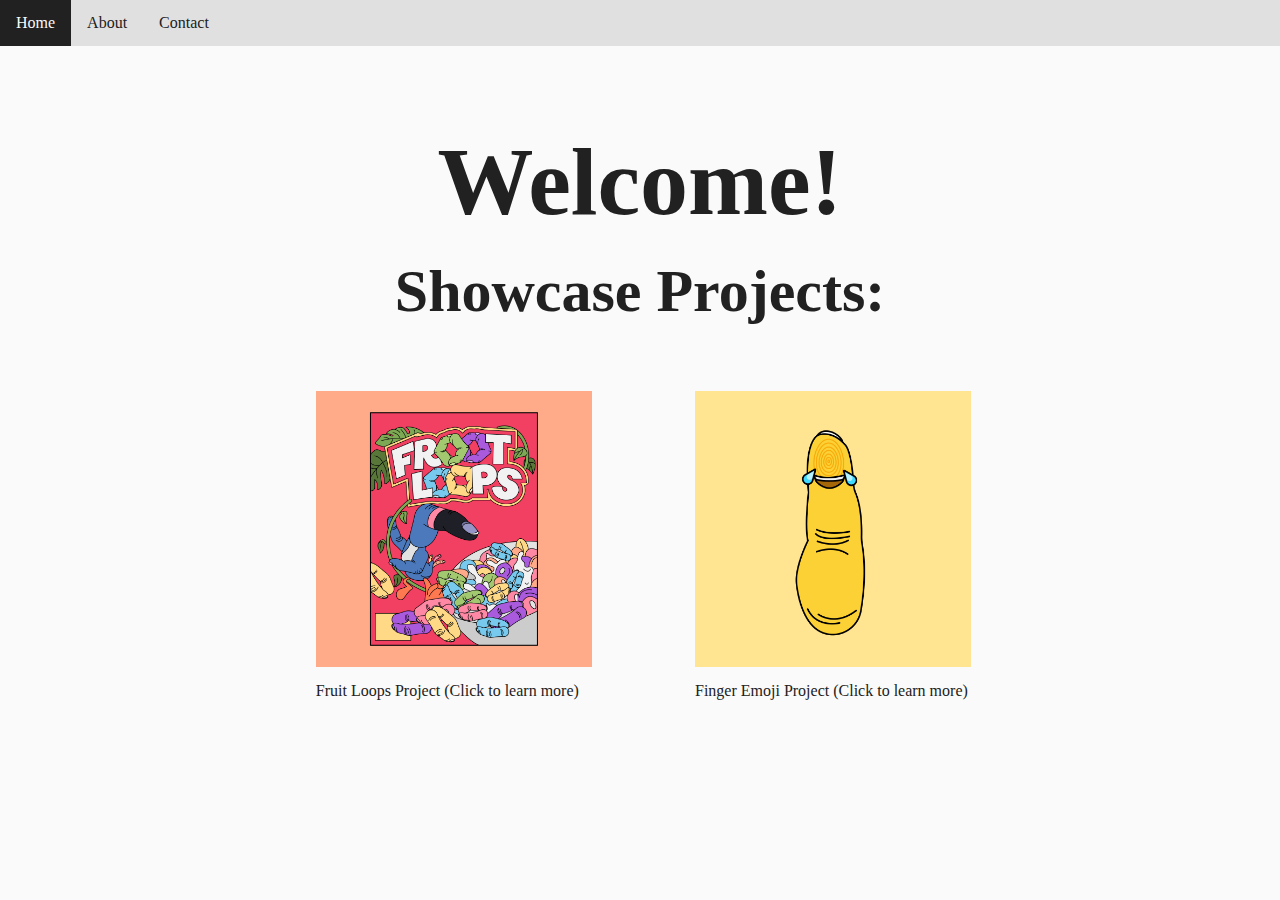
<file: index.html>
<html>
<head>
    <link rel="stylesheet" href="main.css">
    <script src="main.js"></script>
    <title>Landing Page</title>
</head>
<body>
    
    <div class="navbar" aria-label="Navigation Bar">
  <a href="index.html">Home</a>
  <a href="about.html">About</a>
  <a href="contact.html">Contact</a>
</div>
    <br><br><br>
    <center><h1>Welcome!</h1></center>
    <center><h2 id="showcase">Showcase Projects:</h2></center>
    <div id="landing_page_images">
    <div id="showcase1_div">
        <figure>
        
    <a href="showcase1.html"><img id="showcase1" alt="Fruit Loops Project" src="fruit_loops.png"></a>
            <figcaption>Fruit Loops Project (Click to learn more)</figcaption>
            </figure>
    
    </div>
        
    <div id="showcase2_div">
        <figure>
    <a href="showcase2.html"><img id="showcase2" alt="Emojis Project" src="emojis_3.png"></a>
            <figcaption>Finger Emoji Project (Click to learn more)</figcaption>
            </figure>
    </div>
    </div>
    <br><br><br>
</body>
</html>
</file>
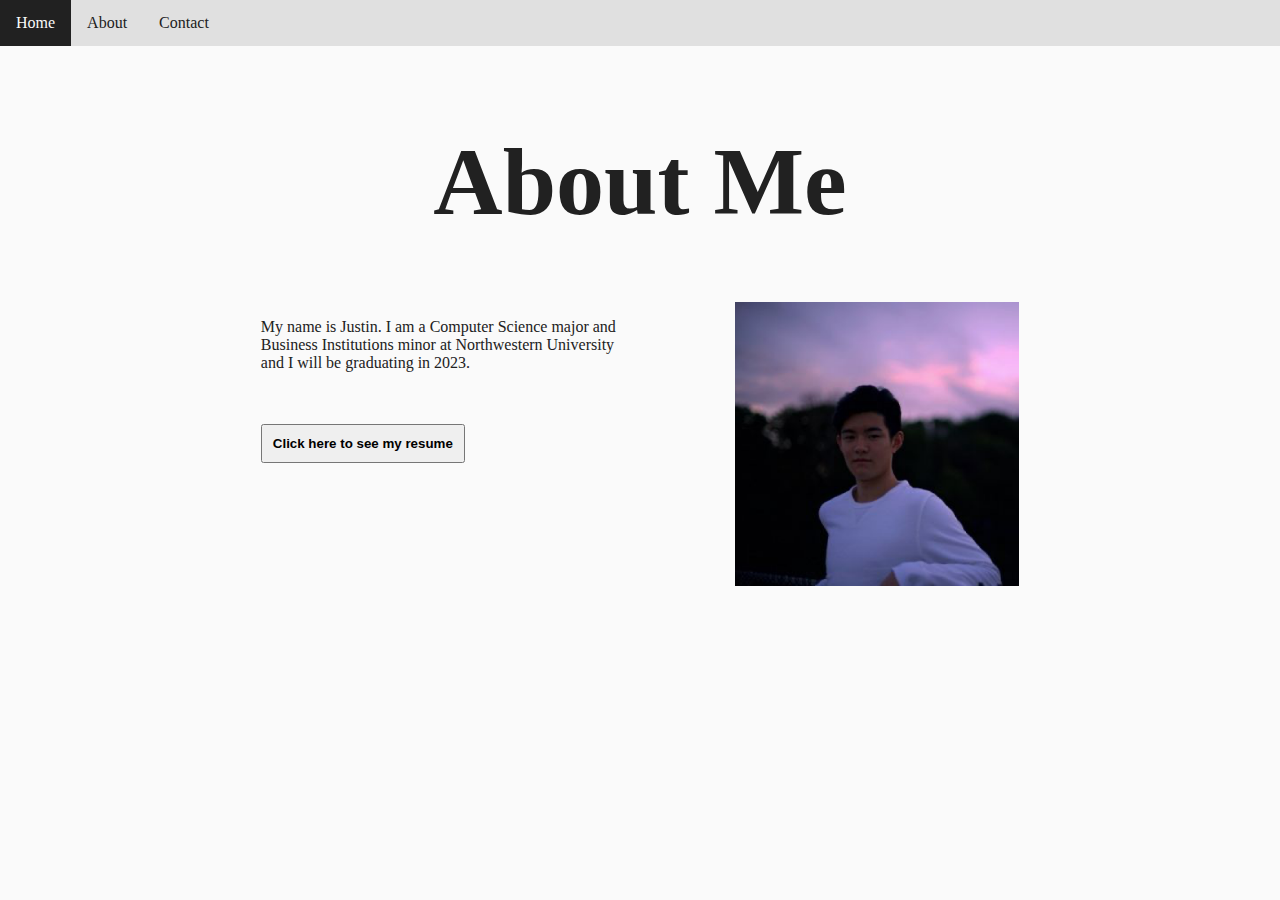
<file: about.html>
<html>
<head>
    <link rel="stylesheet" href="main.css">
    <script src="main.js"></script>
    <title>About</title>
</head>
<body>
    <div class="navbar" aria-label="Navigation Bar">
  <a href="index.html">Home</a>
  <a href="about.html">About</a>
  <a href="contact.html">Contact</a>
</div>
    <br><br><br>
    <div id="about_body">
    <center><h1>About Me</h1></center>
    <div class="row">
    <div class="column">
        <p id="about_body_text">My name is Justin. I am a Computer Science major and Business Institutions minor at Northwestern University and I will be graduating in 2023. 
    </p><br><br>
        <button id="resume" onclick="expandResume()"><b>Click here to see my resume</b></button>
    </div>
    <div class="column">
        <img id="about_image" src="bio.png" alt='A photo of me'>
    </div>
    
    
    </div>
        <br>
        <br>
        <br>
        <br>
    <div id="resume_text">
        
        <h2 id="resume_name">Justin Shi</h2>
        <h3 id="student">Student at Northwestern University</h3>
        <h3>Experience</h3>
        <b><p>Intern at McKinsey Shanghai</p></b>
        <p id="resume_time">June 2018 - August 2018</p>
        <ul>
        <li>Conducted market research on upcoming Chinese retail trends </li>
            <li>Developed programs to automate prospecting process and analyze data </li>
            <li>Researched prospects using tools such as Bloomberg machines</li>
        </ul>
        
        <b><p>Intern at HSBC Shanghai</p></b>
        <p id="resume_time">August 2019 - September 2019</p>
        <ul>
        <li>Acted as interpreter for client meetings and translated documents for presentation</li>
            <li>Conducted industry research on Chinese AV industry</li>
            <li>Researched and generated client cold call lists</li>
        </ul>
        <b><p>Social Media Influencer</p></b>
        <p id="resume_time">March 2018 - Present</p>
        <ul>
        <li>instagram.com/fingees</li>
            <li>Developed and executed original concepts for marketing campaigns on Instagram and other social media channels</li>
  
        </ul>
        <h3>Skills</h3>
        <ul>
        <li>CS related skills (C, C++, Python, Java)</li>
            <li>Design related skills (Adobe Photoshop, Illustrator)</li>
        </ul>
        <br>
        <br>
        <button id="resume" onclick="expandResume()"><b>Return to top of page</b></button>
        
        <br>
        
        
        
    </div>
    </div>

    
   

</body>
    
<script>
    
var expanded = false;
function expandResume(){
    if(expanded){
        document.getElementById("resume_text").style.display = "none"; 
        window.scrollBy(0, -600);
        
        expanded = false;
    }
    else{
        document.getElementById("resume_text").style.display = "inline"; 
        window.scrollBy(0, 600);
        expanded = true;
    }
   
    
}



    
    
</script>
</html>
</file>
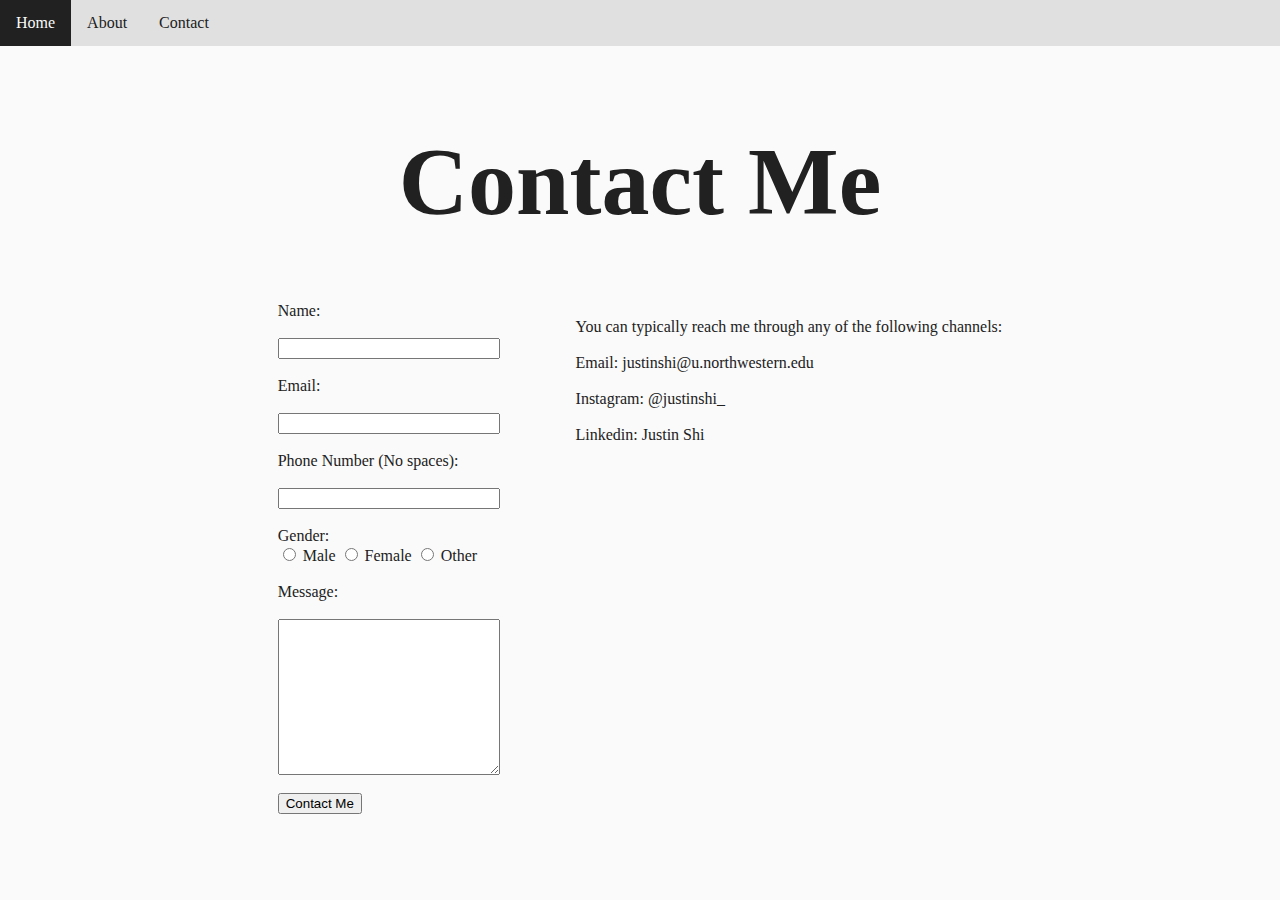
<file: contact.html>
<html>
<head>
    <link rel="stylesheet" href="main.css">
    <script src="main.js"></script>
    <title>Contact</title>
</head>
<body>
    <div class="navbar" aria-label="Navigation Bar">
  <a href="index.html">Home</a>
  <a href="about.html">About</a>
  <a href="contact.html">Contact</a>

</div>
    <br><br><br>
    <center><h1>Contact Me</h1></center>
    
    <div id="contact">
        
        <form id="contact_form">
            
            
            <label for="name">Name: </label><br><br>
            <input type="text" id="name" name="name" pattern="[a-zA-Z ]+" required ><br><br>
            <label for="email">Email: </label><br><br>
            <input type="email" id="email" name="email" pattern="[a-zA-Z0-9@.]+" required ><br><br>
            <label for="phone">Phone Number (No spaces):</label><br><br>
            <input type="text" id="phone" name="phone" pattern="[0-9]{10}" required><br><br>
            <label for="gender">Gender: </label><br>
            <input type="radio" id="gender" name="gender" value="male" required>
            <label for="male">Male</label>
            <input type="radio" id="gender" name="gender" value="female" required>
            <label for="female">Female</label>
            <input type="radio" id="gender" name="gender" value="other" required>
            <label for="other">Other</label><br><br>
            <label for="message">Message: </label><br><br>
            <textarea id="message" name="message" rows="10" cols="25"required></textarea><br><br>
            
            <input type="submit" value="Contact Me">
            
            
            
        </form>
        <p id="contact_info">
            You can typically reach me through any of the following channels: <br><br>
            Email: justinshi@u.northwestern.edu<br><br>
            Instagram: @justinshi_<br><br>
            Linkedin: Justin Shi<br><br>
            
        </p>
    </div>
    
</body>
</html>
</file>
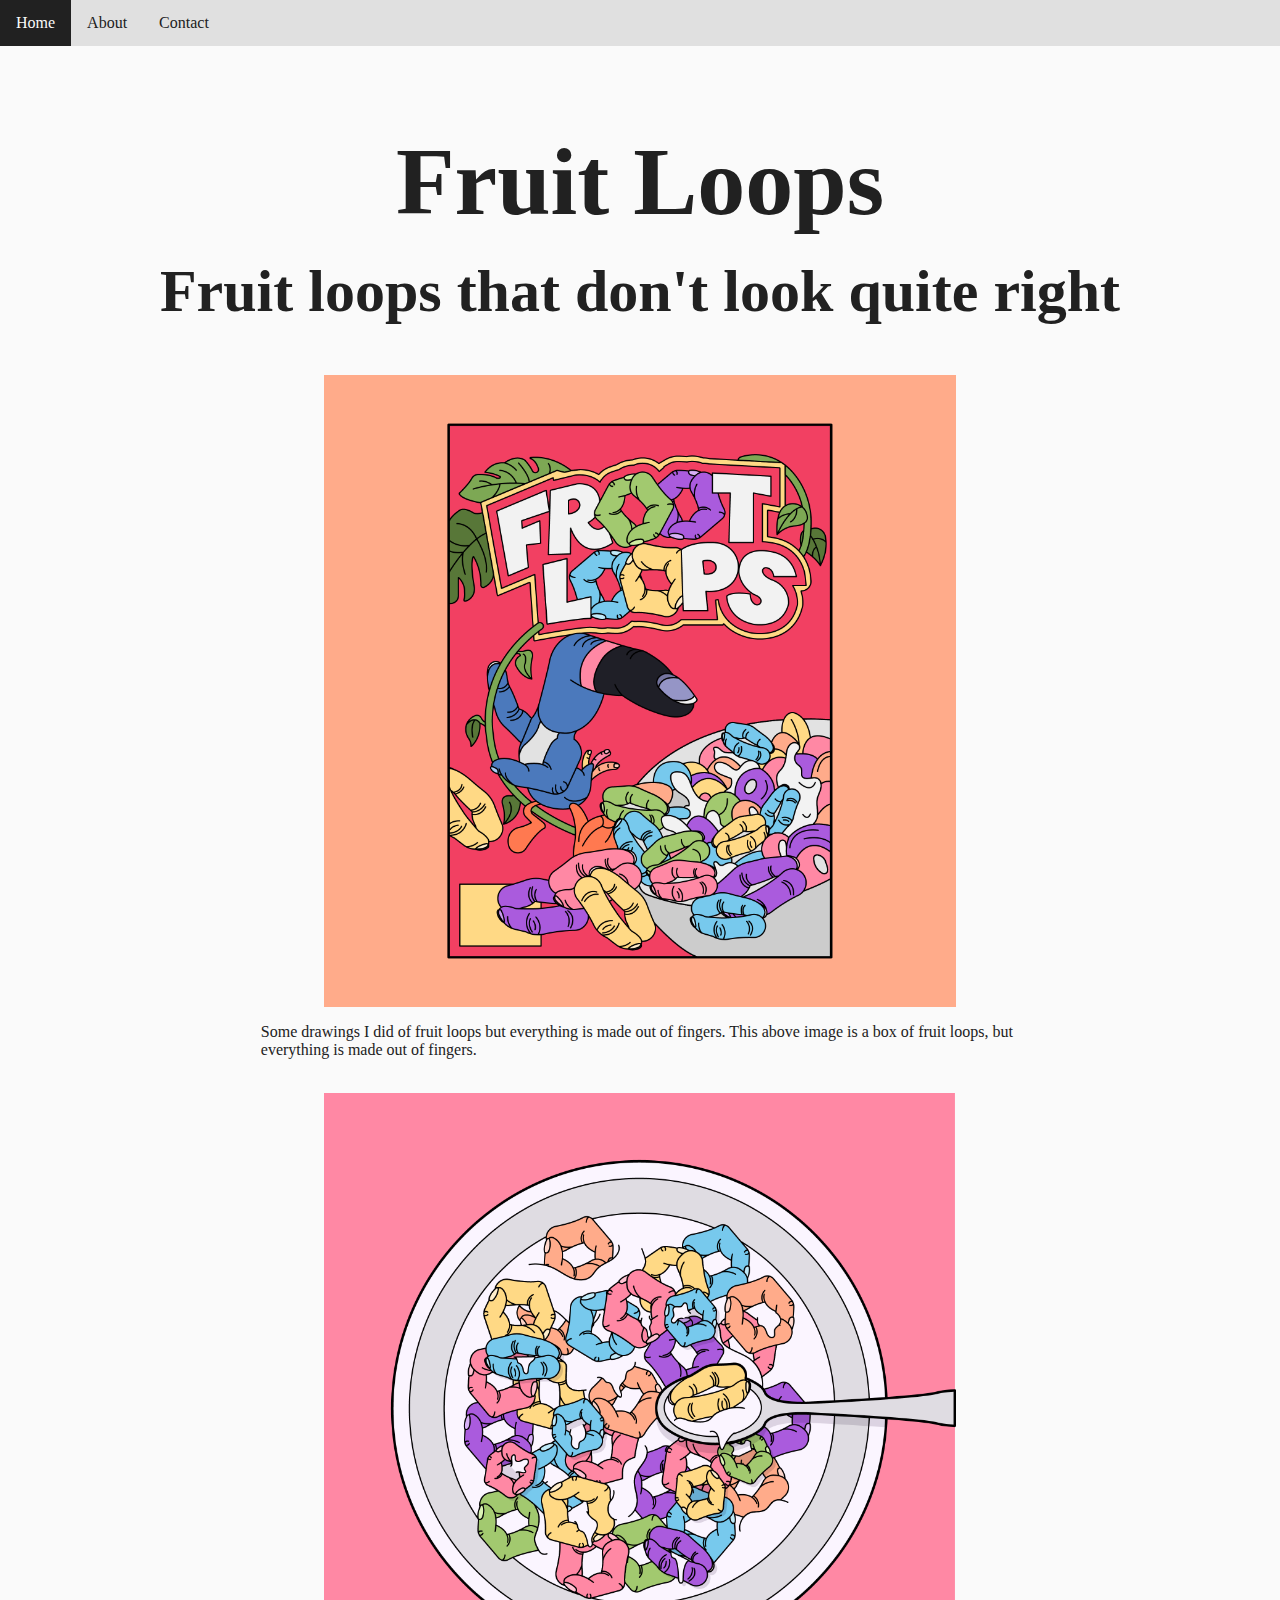
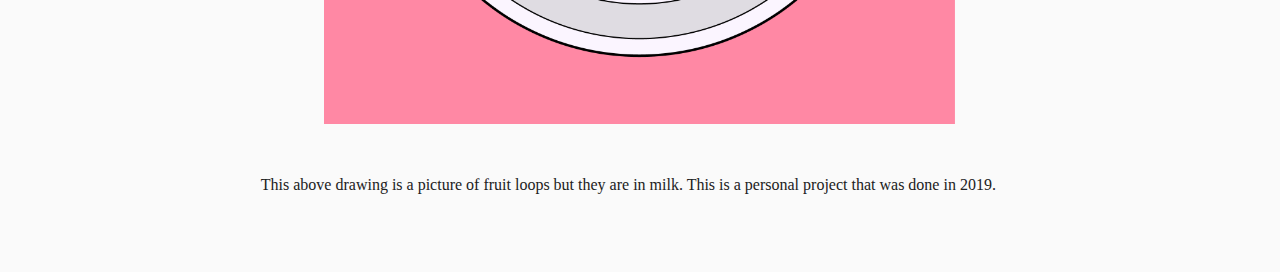
<file: showcase1.html>
<html>
<head>
    <link rel="stylesheet" href="main.css">
    <script src="main.js"></script>
    <title>Showcase Project 1</title>
</head>
<body>
    <div class="navbar" aria-label="Navigation Bar">
  <a href="index.html">Home</a>
  <a href="about.html">About</a>
  <a href="contact.html">Contact</a>
</div>
    <br><br><br>
    <center><h1>Fruit Loops</h1></center>
    <center><h2 id="showcase">Fruit loops that don't look quite right</h2></center>
    
    
    
    <div id="landing_page_images">
    <img id="showcase1_" alt="Fruit Loops Project Image One (Box)" src="fruit_loops.png">
    </div>
    <p id="showcase_body_text">Some drawings I did of fruit loops but everything is made out of fingers. This above image is a box of fruit loops, but everything is made out of fingers.</p><br>
    <div id="landing_page_images">
    <img id="showcase1_" alt="Fruit Loops Project Image Two (Cereal in Milk)" src="cereal.png">
    </div>
    <br><br>
    <p id="showcase_body_text">This above drawing is a picture of fruit loops but they are in milk. This is a personal project that was done in 2019.</p>


    <br><br><br>
</body>
</html>
</file>
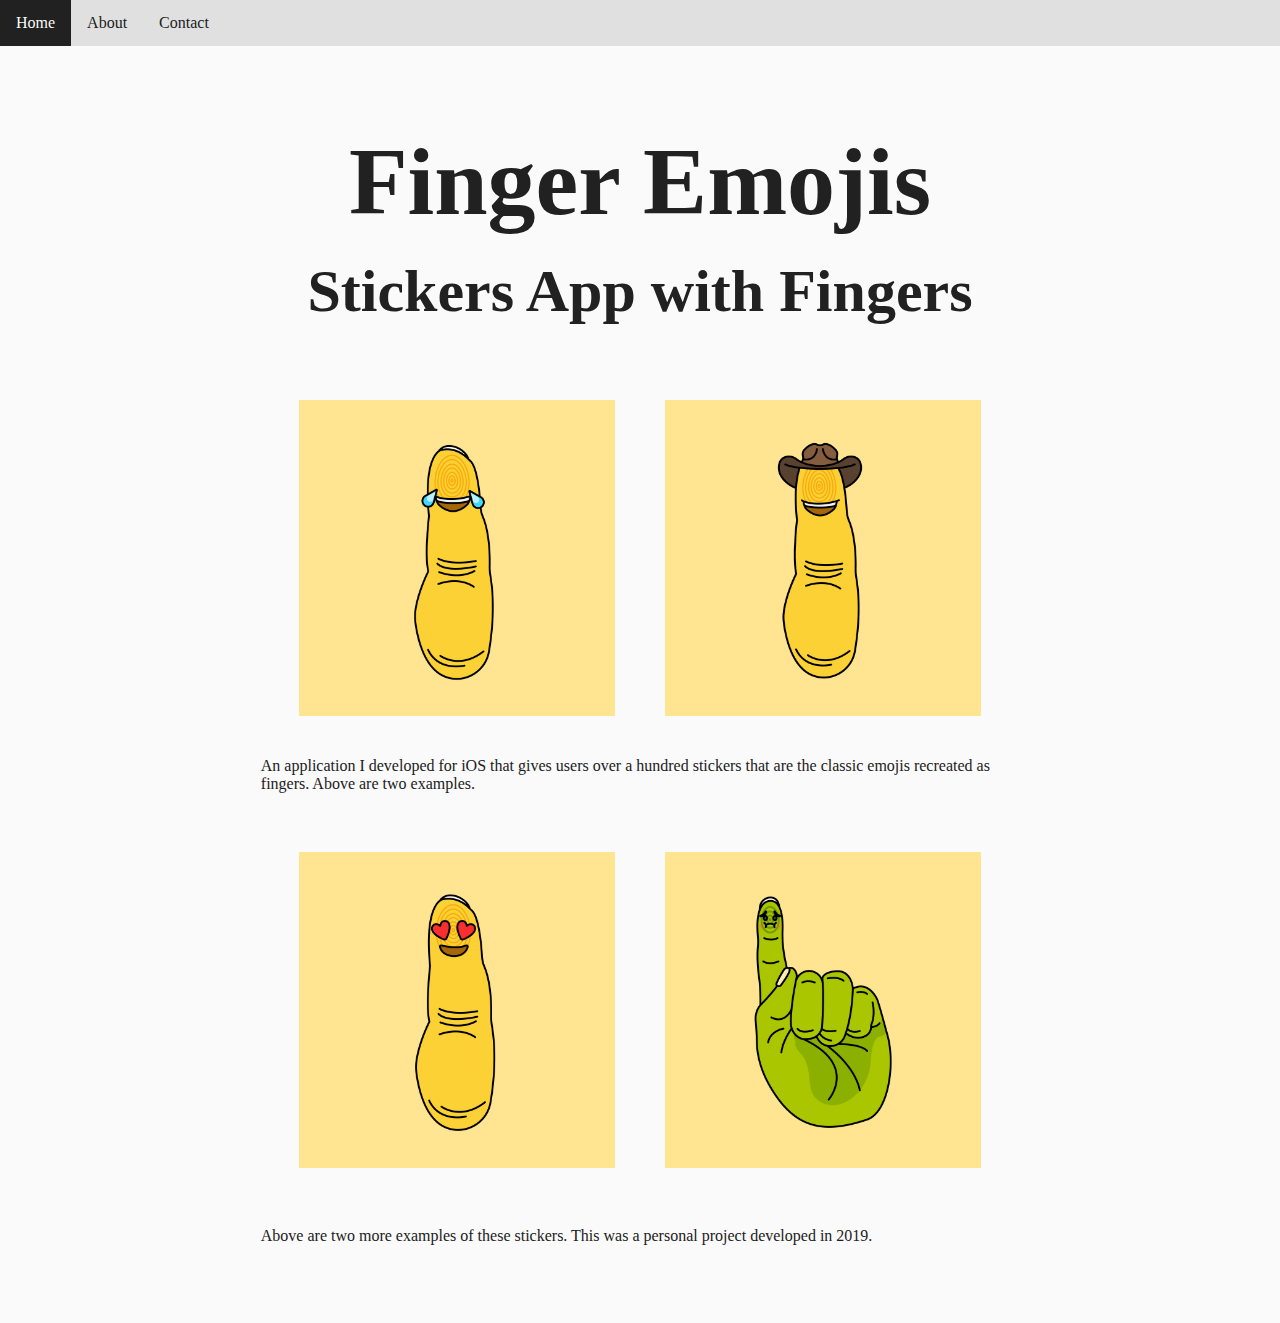
<file: showcase2.html>
<html>
<head>
    <link rel="stylesheet" href="main.css">
    <script src="main.js"></script>
    <title>Showcase Project 2</title>
</head>
<body>
    <div class="navbar" aria-label="Navigation Bar">
  <a href="index.html">Home</a>
  <a href="about.html">About</a>
  <a href="contact.html">Contact</a>
</div>
    <br><br><br>
    <center><h1>Finger Emojis</h1></center>
    <center><h2 id="showcase">Stickers App with Fingers</h2></center>
    
    
    
    <div id="landing_page_images">
    <img id="emoji_pics" alt="Laughing Finger Emoji" src="emojis_3.png">
    <img id="emoji_pics" alt="Cowboy Hat Finger Emoji" src="emojis.png">
    </div>
    <p id="showcase_body_text">An application I developed for iOS that gives users over a hundred stickers that are the classic emojis recreated as fingers. Above are two examples.</p><br>
    <div id="landing_page_images">
    <img id="emoji_pics" alt="Heart Eyes Finger Emoji" src="emojis_1.png">
    <img id="emoji_pics" alt="Sick Finger Emoji" src="emojis_2.png">
    </div>
    <br>
    <p id="showcase_body_text">Above are two more examples of these stickers. This was a personal project developed in 2019.</p>
    <br><br><br>
</body>
</html>
</file>
<file: main.css>
/* The navigation bar */
body{
    background-color: #FAFAFA;
}

h1{
    font-family: Roboto;
    font-size: 96px;
    color: #212121;
;
}
h2{
    font-family: Roboto;
    font-size: 60px;
    color: #212121;
;
}
#showcase{
    margin-top: -45px;
}
.navbar {
  overflow: hidden;
  background-color: #E0E0E0;
  position: fixed; 
  top: 0; 
  width: 100%; 
    left: 0;
}

.navbar a {
  float: left;
  display: block;
  color: #212121;
  text-align: center;
  padding: 14px 16px;
  text-decoration: none;
    font-family: Roboto;
    font-size: 16px;

}

.navbar a:hover {
  background: #212121;
  color: #FAFAFA;
}

figcaption{
    display: block;
}
/* Main content */
.main {
  margin-top: 30px; 
}

#landing_page_images{
    display: flex;
    justify-content: center;
    
}

#emoji_pics{
    width: 25%;
    height: auto;
    padding: 25;
}
#showcase1{
    width: 50%;

    height: auto;
    padding-left: 15px;
    padding-right: 15px;

}
#showcase2{
    width: 50%;
    height: auto;

    padding-left: 15px;
    padding-right: 15px;

}

#showcase1_{
    width: 50%;

    height: auto;
    padding-left: 15px;
    padding-right: 15px;

}

#showcase1:hover {
    opacity: 50%;
}
#showcase2:hover {
    opacity: 50%;
}
#showcase1:hover{
    display: block; 
}
#showcase2:hover{
    display: block; 
}

#showcase1_div{
    position: relative;
    left: 20%;
}
#showcase2_div{
    position: relative;
    
  
}
figcaption {
    padding-left: 15px;
    padding-top: 15px;
    font-family: Roboto;
    font-size: 16px;
    color: #212121;
    
}

#showcase_body_text {
    margin-left: 20%;
    margin-right: 20%;
    font-family: Roboto;
    font-size: 16px;
    color: #212121;
    
}

#about_body {
    margin-left: 20%;
    margin-right: 20%;
    font-family: Roboto;
    font-size: 16px;
    color: #212121;
    display: inline-block;
    
}

#contact{
    text-align: left;
    margin-left: 20%;
    margin-right: 20%;
    font-family: Roboto;
    font-size: 16px;
    color: #212121;
    display: flex;
    justify-content: center;
    
}
label {
    padding-top: 10px;
    padding-bottom: 10px;
}

#phone, #name, #email {
    width: 100%;
}

#contact_info{
    display: inline-block;
    text-align: left;
    font-family: Roboto;
    font-size: 16px;
    color: #212121;
    margin-left: 10%;
}
#contact_form{
    display: inline-block;
}

#about_body_text{
}
#about_image{
    width: 75%;
    height: auto;
    padding-left: 25%;
}

.column {
    flex: 50%;
}
.row{
    
display: flex;
}


#resume{
    padding: 10px;
}
#resume:hover {
    text-decoration: underline;
}

#resume_text{
    margin-left: 20%;
    margin-right: 20%;
    display: none;
}

#resume_name{
    margin-bottom: -10px;
}
#student{
    color: #757575;
}
#resume_time{
    color: #757575;
}
</file>
